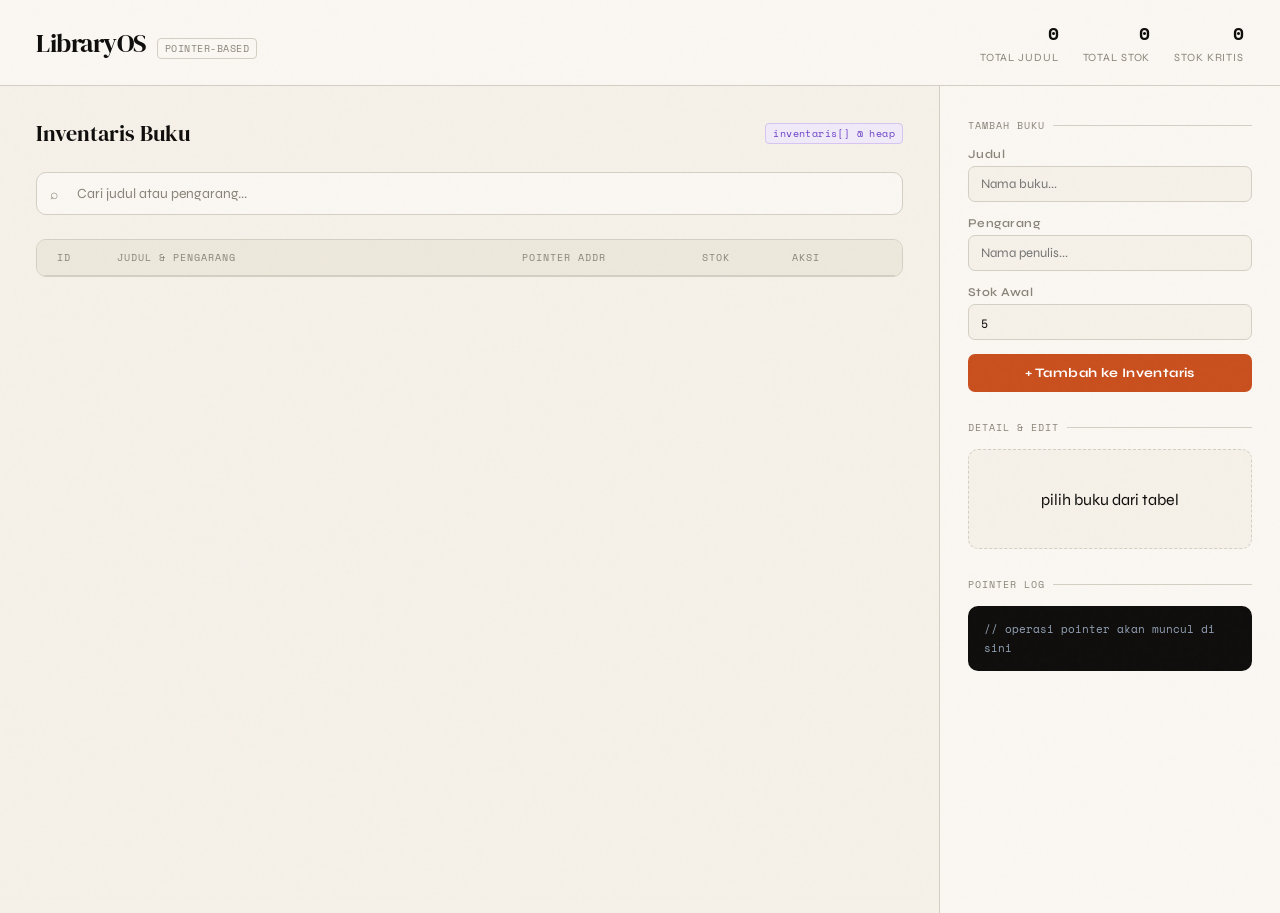
<file: index.html>
<!doctype html>
<html lang="id">
  <head>
    <meta charset="UTF-8" />
    <meta name="viewport" content="width=device-width, initial-scale=1.0" />
    <title>LibraryOS - Inventaris Buku</title>
    <link
      href="https://fonts.googleapis.com/css2?family=Space+Mono:wght@400;700&family=DM+Serif+Display&family=Syne:wght@400;600;700&display=swap"
      rel="stylesheet"
    />
    <link rel="stylesheet" href="index.css" />
  </head>
  <body>
    <header>
      <div class="logo">
        <span class="logo-mark">LibraryOS</span>
        <span class="logo-tag">POINTER-BASED</span>
      </div>
      <div class="header-stats">
        <div class="stat">
          <span class="stat-num" id="total-buku">0</span>
          <span class="stat-label">Total Judul</span>
        </div>
        <div class="stat">
          <span class="stat-num" id="total-stok">0</span>
          <span class="stat-label">Total Stok</span>
        </div>
        <div class="stat">
          <span class="stat-num" id="stok-low-count">0</span>
          <span class="stat-label">Stok Kritis</span>
        </div>
      </div>
    </header>

    <div class="layout">
      <div class="main-panel">
        <div class="section-header">
          <span class="section-title">Inventaris Buku</span>
          <span class="ptr-badge" id="base-addr">inventaris[] @ heap</span>
        </div>

        <div class="search-wrap">
          <span class="search-icon">⌕</span>
          <input
            class="search-input"
            id="search"
            type="text"
            placeholder="Cari judul atau pengarang..."
          />
        </div>

        <div class="table-wrap">
          <div class="table-head">
            <span class="th">ID</span>
            <span class="th">Judul &amp; Pengarang</span>
            <span class="th">Pointer Addr</span>
            <span class="th">Stok</span>
            <span class="th">Aksi</span>
          </div>
          <div id="book-list"></div>
        </div>
      </div>

      <div class="side-panel">
        <div class="panel-block">
          <div class="panel-label">Tambah Buku</div>
          <div class="form-group">
            <label class="form-label">Judul</label>
            <input class="form-input" id="f-judul" placeholder="Nama buku..." />
          </div>
          <div class="form-group">
            <label class="form-label">Pengarang</label>
            <input
              class="form-input"
              id="f-pengarang"
              placeholder="Nama penulis..."
            />
          </div>
          <div class="form-group">
            <label class="form-label">Stok Awal</label>
            <input
              class="form-input"
              id="f-stok"
              type="number"
              min="0"
              placeholder="0"
              value="5"
            />
          </div>
          <button class="btn-primary" id="btn-add">
            + Tambah ke Inventaris
          </button>
        </div>

        <div class="panel-block">
          <div class="panel-label">Detail &amp; Edit</div>
          <div class="detail-card empty" id="detail-card">
            <span class="detail-placeholder">pilih buku dari tabel</span>
          </div>
        </div>

        <div class="panel-block">
          <div class="panel-label">Pointer Log</div>
          <div class="log-wrap" id="ptr-log">
            <span class="log-entry log-info"
              >// operasi pointer akan muncul di sini</span
            >
          </div>
        </div>
      </div>
    </div>

    <div id="toast"></div>

    <script>
      const API_URL = "index.php";
      let inventaris = [];
      let selectedId = null;

      function log(html) {
        const el = document.getElementById("ptr-log");
        const entry = document.createElement("span");
        entry.className = "log-entry";
        entry.innerHTML = html;
        el.appendChild(entry);
        el.scrollTop = el.scrollHeight;
      }

      function showToast(msg) {
        const t = document.getElementById("toast");
        t.textContent = msg;
        t.classList.add("show");
        setTimeout(() => t.classList.remove("show"), 2200);
      }

      async function apiRequest(action, payload = null) {
        if (action === "list") {
          const res = await fetch(`${API_URL}?action=list`);
          return res.json();
        }

        const res = await fetch(API_URL, {
          method: "POST",
          headers: { "Content-Type": "application/json" },
          body: JSON.stringify({ action, ...payload }),
        });

        return res.json();
      }

      function applyState(data) {
        inventaris = data.books ?? [];
        const stats = data.stats ?? {};

        document.getElementById("total-buku").textContent =
          stats.total_buku ?? 0;
        document.getElementById("total-stok").textContent =
          stats.total_stok ?? 0;
        document.getElementById("stok-low-count").textContent =
          stats.stok_kritis ?? 0;
        document.getElementById("base-addr").textContent =
          `inventaris[] @ ${stats.base_addr ?? "0x0000"}`;

        render();
      }

      function render() {
        const query = document.getElementById("search").value.toLowerCase();
        const list = document.getElementById("book-list");

        const filtered = inventaris.filter(
          (b) =>
            b.judul.toLowerCase().includes(query) ||
            b.pengarang.toLowerCase().includes(query),
        );

        if (!filtered.length) {
          list.innerHTML =
            '<div class="empty-state">// tidak ada data ditemukan</div>';
          return;
        }

        list.innerHTML = filtered
          .map((b) => {
            const stokClass =
              b.stok === 0
                ? "stok-empty"
                : b.stok <= 3
                  ? "stok-low"
                  : "stok-ok";
            const isSelected = selectedId === b.id;

            return `
            <div class="book-row ${isSelected ? "selected" : ""}" data-id="${b.id}">
              <span class="book-id">#${b.id}</span>
              <div>
                <div class="book-title">${b.judul}</div>
                <div class="book-author">${b.pengarang}</div>
              </div>
              <span class="ptr-badge ${isSelected ? "green" : ""}">${b.addr}</span>
              <span class="stok-badge ${stokClass}">${b.stok}</span>
              <button class="action-btn" data-edit="${b.id}">Edit</button>
            </div>`;
          })
          .join("");
      }

      function renderDetail(id) {
        const target = inventaris.find((b) => b.id === id);
        const card = document.getElementById("detail-card");

        if (!target) {
          selectedId = null;
          card.classList.add("empty");
          card.innerHTML =
            '<span class="detail-placeholder">pilih buku dari tabel</span>';
          render();
          return;
        }

        selectedId = id;
        const stokClass =
          target.stok === 0
            ? "stok-empty"
            : target.stok <= 3
              ? "stok-low"
              : "stok-ok";
        log(
          `<span class="log-ptr">selectedPtr</span> <span class="log-op">=</span> <span class="log-addr">${target.addr}</span>`,
        );

        card.classList.remove("empty");
        card.innerHTML = `
          <div class="detail-title">${target.judul}</div>
          <div class="detail-author">${target.pengarang}</div>
          <div class="detail-row"><span class="detail-key">ID</span><span class="detail-value">#${target.id}</span></div>
          <div class="detail-row"><span class="detail-key">Pointer addr</span><span class="ptr-badge">${target.addr}</span></div>
          <div class="detail-row"><span class="detail-key">Stok saat ini</span><span class="stok-badge ${stokClass}">${target.stok}</span></div>
          <div class="divider detail-gap"></div>
          <div class="detail-hint">buku-&gt;stok = ...</div>
          <div class="stok-controls">
            <input class="edit-stk" type="number" id="edit-stok" value="${target.stok}" min="0" />
            <button class="btn-sm" id="btn-save-stok">Simpan</button>
            <button class="btn-danger" id="btn-delete">Hapus</button>
          </div>
        `;

        document
          .getElementById("btn-save-stok")
          .addEventListener("click", async () => {
            const newStok = parseInt(
              document.getElementById("edit-stok").value,
              10,
            );
            if (isNaN(newStok) || newStok < 0) {
              showToast("Stok tidak valid");
              return;
            }

            const result = await apiRequest("update", {
              id: target.id,
              stok: newStok,
            });
            if (!result.ok) {
              showToast(result.message || "Update gagal");
              return;
            }

            log(
              `<span class="log-op">updateStok()</span> <span class="log-info">${target.addr} -> ${newStok}</span>`,
            );
            applyState(result);
            renderDetail(target.id);
            showToast(result.message || "Stok diperbarui");
          });

        document
          .getElementById("btn-delete")
          .addEventListener("click", async () => {
            const result = await apiRequest("delete", { id: target.id });
            if (!result.ok) {
              showToast(result.message || "Hapus gagal");
              return;
            }

            log(
              `<span class="log-op">hapusBuku()</span> <span class="log-info">free ${target.addr}</span>`,
            );
            applyState(result);
            renderDetail(null);
            showToast(result.message || "Buku dihapus");
          });

        render();
      }

      document.getElementById("btn-add").addEventListener("click", async () => {
        const judul = document.getElementById("f-judul").value.trim();
        const pengarang = document.getElementById("f-pengarang").value.trim();
        const stok = parseInt(document.getElementById("f-stok").value, 10);

        if (!judul || !pengarang || isNaN(stok) || stok < 0) {
          showToast("Isi data buku dengan benar");
          return;
        }

        const result = await apiRequest("add", { judul, pengarang, stok });
        if (!result.ok) {
          showToast(result.message || "Tambah gagal");
          return;
        }

        applyState(result);
        const newest = inventaris[inventaris.length - 1];
        if (newest) {
          log(
            `<span class="log-op">tambahBuku()</span> <span class="log-info">allocated at ${newest.addr}</span>`,
          );
        }

        document.getElementById("f-judul").value = "";
        document.getElementById("f-pengarang").value = "";
        showToast(result.message || "Buku ditambahkan");
      });

      document.getElementById("search").addEventListener("input", () => {
        render();
      });

      document
        .getElementById("book-list")
        .addEventListener("click", (event) => {
          const row = event.target.closest(".book-row");
          if (!row) return;
          const id = parseInt(row.dataset.id, 10);
          if (!isNaN(id)) {
            renderDetail(id);
          }
        });

      (async function init() {
        const initial = await apiRequest("list");
        applyState(initial);
        log(
          '<span class="log-info">// inventaris[] initialized from PHP session</span>',
        );
      })();
    </script>
  </body>
</html>
</file>
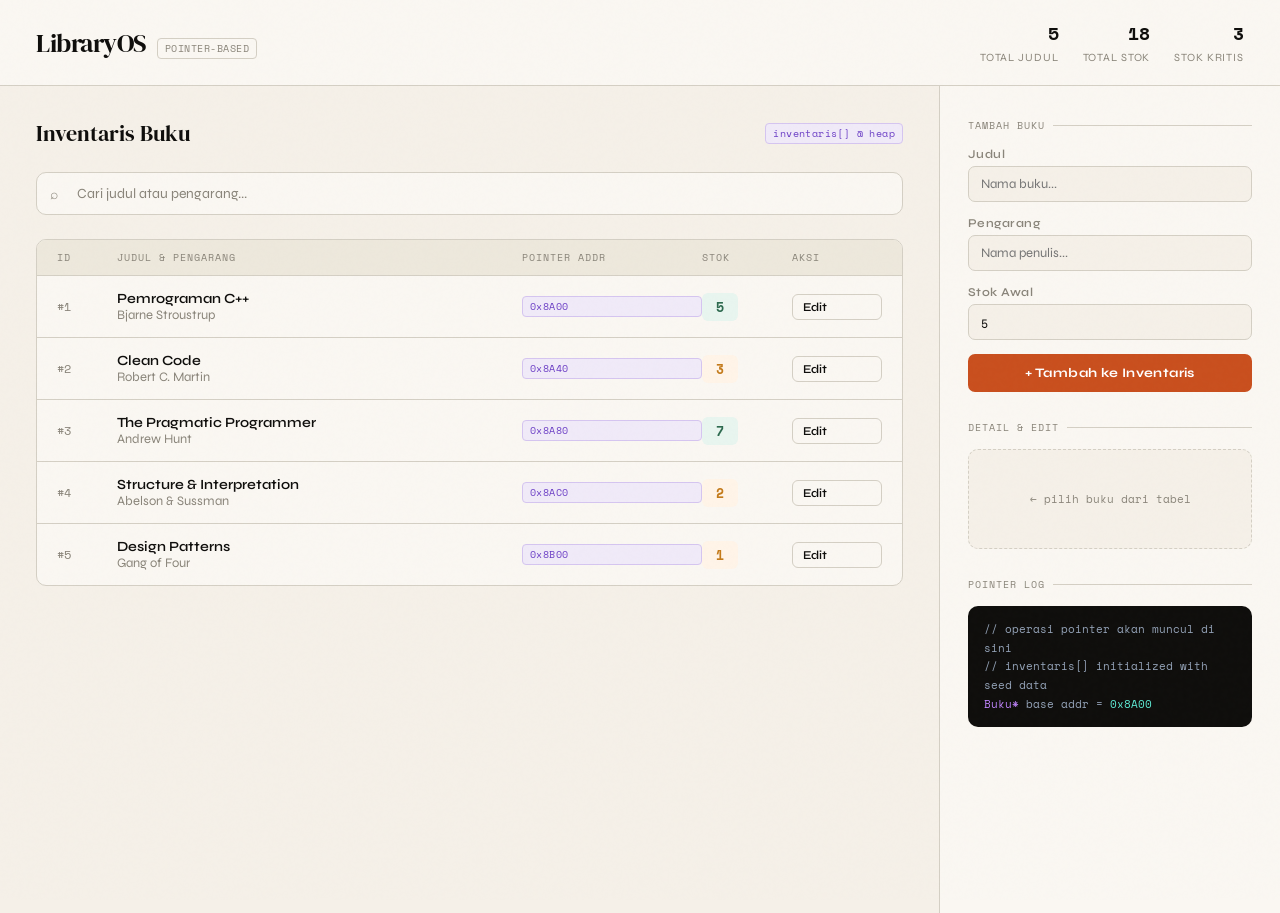
<file: inventaris_buku.html>
<!DOCTYPE html>
<html lang="id">
<head>
<meta charset="UTF-8">
<meta name="viewport" content="width=device-width, initial-scale=1.0">
<title>LibraryOS — Inventaris Buku</title>
<link href="https://fonts.googleapis.com/css2?family=Space+Mono:wght@400;700&family=DM+Serif+Display&family=Syne:wght@400;600;700&display=swap" rel="stylesheet">
<style>
  :root {
    --ink:       #0f0e0c;
    --paper:     #f5f0e8;
    --cream:     #ede8dc;
    --accent:    #c94f1e;
    --accent2:   #2d6a4f;
    --muted:     #8a857a;
    --border:    #d4cfc4;
    --card:      #faf7f2;
    --mono:      'Space Mono', monospace;
    --serif:     'DM Serif Display', serif;
    --sans:      'Syne', sans-serif;
    --radius:    10px;
    --shadow:    0 2px 12px rgba(15,14,12,0.08);
  }

  * { box-sizing: border-box; margin: 0; padding: 0; }

  body {
    background: var(--paper);
    color: var(--ink);
    font-family: var(--sans);
    min-height: 100vh;
    overflow-x: hidden;
  }

  /* ── NOISE TEXTURE overlay ── */
  body::before {
    content: '';
    position: fixed; inset: 0;
    background-image: url("data:image/svg+xml,%3Csvg viewBox='0 0 200 200' xmlns='http://www.w3.org/2000/svg'%3E%3Cfilter id='n'%3E%3CfeTurbulence type='fractalNoise' baseFrequency='0.9' numOctaves='4' stitchTiles='stitch'/%3E%3C/filter%3E%3Crect width='100%25' height='100%25' filter='url(%23n)' opacity='0.03'/%3E%3C/svg%3E");
    pointer-events: none; z-index: 9999;
    opacity: 0.4;
  }

  /* ── HEADER ── */
  header {
    display: flex; align-items: center; justify-content: space-between;
    padding: 20px 36px;
    border-bottom: 1.5px solid var(--border);
    background: var(--card);
    position: sticky; top: 0; z-index: 100;
  }
  .logo {
    display: flex; align-items: baseline; gap: 10px;
  }
  .logo-mark {
    font-family: var(--serif);
    font-size: 26px;
    color: var(--ink);
    letter-spacing: -0.5px;
  }
  .logo-tag {
    font-family: var(--mono);
    font-size: 10px;
    color: var(--muted);
    border: 1px solid var(--border);
    padding: 2px 7px;
    border-radius: 4px;
    letter-spacing: 0.05em;
  }
  .header-stats {
    display: flex; gap: 24px;
  }
  .stat {
    text-align: right;
  }
  .stat-num {
    font-family: var(--mono);
    font-size: 18px;
    font-weight: 700;
    color: var(--ink);
    display: block;
  }
  .stat-label {
    font-size: 11px;
    color: var(--muted);
    letter-spacing: 0.08em;
    text-transform: uppercase;
  }

  /* ── LAYOUT ── */
  .layout {
    display: grid;
    grid-template-columns: 1fr 340px;
    gap: 0;
    min-height: calc(100vh - 73px);
  }

  /* ── LEFT PANEL ── */
  .main-panel {
    padding: 32px 36px;
    border-right: 1.5px solid var(--border);
  }

  .section-header {
    display: flex; align-items: center; justify-content: space-between;
    margin-bottom: 24px;
  }
  .section-title {
    font-family: var(--serif);
    font-size: 22px;
    color: var(--ink);
  }

  /* ── SEARCH ── */
  .search-wrap {
    position: relative;
    margin-bottom: 24px;
  }
  .search-icon {
    position: absolute; left: 14px; top: 50%; transform: translateY(-50%);
    color: var(--muted); font-size: 14px; pointer-events: none;
  }
  .search-input {
    width: 100%;
    padding: 12px 12px 12px 40px;
    font-family: var(--sans); font-size: 14px;
    background: var(--card);
    border: 1.5px solid var(--border);
    border-radius: var(--radius);
    color: var(--ink);
    outline: none;
    transition: border-color 0.2s;
  }
  .search-input:focus { border-color: var(--accent); }
  .search-input::placeholder { color: var(--muted); }

  /* ── BOOK TABLE ── */
  .table-wrap {
    background: var(--card);
    border: 1.5px solid var(--border);
    border-radius: var(--radius);
    overflow: hidden;
  }
  .table-head {
    display: grid;
    grid-template-columns: 60px 1fr 180px 90px 90px;
    padding: 10px 20px;
    background: var(--cream);
    border-bottom: 1.5px solid var(--border);
  }
  .th {
    font-family: var(--mono);
    font-size: 10px;
    color: var(--muted);
    text-transform: uppercase;
    letter-spacing: 0.1em;
  }
  .book-row {
    display: grid;
    grid-template-columns: 60px 1fr 180px 90px 90px;
    padding: 14px 20px;
    border-bottom: 1px solid var(--border);
    align-items: center;
    transition: background 0.15s;
    cursor: pointer;
    animation: rowIn 0.3s ease both;
  }
  .book-row:last-child { border-bottom: none; }
  .book-row:hover { background: var(--cream); }
  .book-row.selected { background: #fef3ee; border-left: 3px solid var(--accent); }

  @keyframes rowIn {
    from { opacity: 0; transform: translateY(6px); }
    to   { opacity: 1; transform: translateY(0); }
  }

  .book-id {
    font-family: var(--mono);
    font-size: 12px;
    color: var(--muted);
  }
  .book-title {
    font-weight: 600;
    font-size: 14px;
    color: var(--ink);
  }
  .book-author {
    font-size: 13px;
    color: var(--muted);
  }
  .stok-badge {
    display: inline-flex; align-items: center; justify-content: center;
    font-family: var(--mono);
    font-size: 13px; font-weight: 700;
    width: 36px; height: 28px;
    border-radius: 6px;
    transition: all 0.3s;
  }
  .stok-ok    { background: #e8f5ef; color: var(--accent2); }
  .stok-low   { background: #fff4e8; color: #c47a1a; }
  .stok-empty { background: #fdecea; color: #c0392b; }

  .action-btn {
    display: inline-flex; align-items: center; gap: 5px;
    font-family: var(--sans); font-size: 12px; font-weight: 600;
    padding: 5px 10px;
    border-radius: 6px; border: 1.5px solid var(--border);
    background: transparent; color: var(--ink);
    cursor: pointer; transition: all 0.15s;
  }
  .action-btn:hover { background: var(--accent); color: #fff; border-color: var(--accent); }

  .empty-state {
    padding: 60px 20px;
    text-align: center;
    color: var(--muted);
    font-family: var(--mono);
    font-size: 13px;
  }

  /* ── POINTER BADGE ── */
  .ptr-badge {
    font-family: var(--mono);
    font-size: 10px;
    background: #f0eaf8;
    color: #6c3fc5;
    border: 1px solid #d5c5f0;
    padding: 2px 7px; border-radius: 4px;
    letter-spacing: 0.04em;
  }
  .ptr-badge.green {
    background: #e8f5ef; color: var(--accent2); border-color: #b8ddc9;
  }
  .ptr-badge.orange {
    background: #fff4e8; color: #c47a1a; border-color: #f5d49a;
  }

  /* ── RIGHT PANEL ── */
  .side-panel {
    padding: 32px 28px;
    background: var(--card);
    display: flex; flex-direction: column; gap: 28px;
  }

  .panel-block { }
  .panel-label {
    font-family: var(--mono);
    font-size: 10px;
    color: var(--muted);
    text-transform: uppercase;
    letter-spacing: 0.1em;
    margin-bottom: 14px;
    display: flex; align-items: center; gap: 8px;
  }
  .panel-label::after {
    content: '';
    flex: 1; height: 1px;
    background: var(--border);
  }

  /* Form */
  .form-group { margin-bottom: 14px; }
  .form-label {
    display: block;
    font-size: 12px; font-weight: 600;
    color: var(--muted);
    margin-bottom: 5px;
    letter-spacing: 0.04em;
  }
  .form-input, .form-select {
    width: 100%;
    padding: 9px 12px;
    font-family: var(--sans); font-size: 13px;
    background: var(--paper);
    border: 1.5px solid var(--border);
    border-radius: 7px; color: var(--ink);
    outline: none; transition: border-color 0.2s;
  }
  .form-input:focus, .form-select:focus { border-color: var(--accent); }

  .btn-primary {
    width: 100%;
    padding: 11px;
    font-family: var(--sans); font-size: 13px; font-weight: 700;
    background: var(--accent); color: #fff;
    border: none; border-radius: 7px;
    cursor: pointer; transition: all 0.2s;
    letter-spacing: 0.03em;
  }
  .btn-primary:hover { background: #a83e16; transform: translateY(-1px); }
  .btn-primary:active { transform: translateY(0); }

  /* Detail card */
  .detail-card {
    background: var(--paper);
    border: 1.5px solid var(--border);
    border-radius: var(--radius);
    padding: 16px;
    transition: all 0.25s;
  }
  .detail-card.empty {
    display: flex; align-items: center; justify-content: center;
    min-height: 100px;
    border-style: dashed;
  }
  .detail-title {
    font-family: var(--serif);
    font-size: 17px; margin-bottom: 4px;
  }
  .detail-author {
    font-size: 12px; color: var(--muted); margin-bottom: 14px;
  }
  .detail-row {
    display: flex; justify-content: space-between; align-items: center;
    font-size: 13px; padding: 6px 0;
    border-bottom: 1px solid var(--border);
  }
  .detail-row:last-child { border-bottom: none; }
  .detail-key { color: var(--muted); font-size: 12px; }

  /* Stok update */
  .stok-controls {
    display: flex; gap: 8px; align-items: center;
    margin-top: 12px;
  }
  .stok-controls input {
    flex: 1;
    padding: 8px 10px;
    font-family: var(--mono); font-size: 14px; font-weight: 700;
    border: 1.5px solid var(--border); border-radius: 7px;
    background: var(--paper); color: var(--ink);
    text-align: center; outline: none;
    transition: border-color 0.2s;
  }
  .stok-controls input:focus { border-color: var(--accent); }
  .btn-sm {
    padding: 8px 13px;
    font-family: var(--sans); font-size: 12px; font-weight: 700;
    background: var(--accent2); color: #fff;
    border: none; border-radius: 7px; cursor: pointer;
    transition: all 0.15s;
  }
  .btn-sm:hover { background: #235a40; }
  .btn-danger {
    padding: 8px 13px;
    font-family: var(--sans); font-size: 12px; font-weight: 700;
    background: transparent; color: #c0392b;
    border: 1.5px solid #f5c6c0; border-radius: 7px; cursor: pointer;
    transition: all 0.15s;
  }
  .btn-danger:hover { background: #fdecea; }
  .edit-stk{
    width: 100%;
  }

  /* Pointer log */
  .log-wrap {
    background: #0f0e0c;
    border-radius: var(--radius);
    padding: 14px 16px;
    max-height: 180px;
    overflow-y: auto;
    font-family: var(--mono);
    font-size: 11px;
    line-height: 1.7;
  }
  .log-wrap::-webkit-scrollbar { width: 4px; }
  .log-wrap::-webkit-scrollbar-track { background: transparent; }
  .log-wrap::-webkit-scrollbar-thumb { background: #333; border-radius: 2px; }

  .log-entry { display: block; animation: logIn 0.2s ease both; }
  @keyframes logIn { from { opacity:0; } to { opacity:1; } }
  .log-ptr   { color: #c084fc; }
  .log-addr  { color: #5eead4; }
  .log-val   { color: #fbbf24; }
  .log-op    { color: #6ee7b7; }
  .log-info  { color: #94a3b8; }

  /* Toast */
  #toast {
    position: fixed; bottom: 28px; left: 50%; transform: translateX(-50%) translateY(20px);
    background: var(--ink); color: #fff;
    font-family: var(--mono); font-size: 12px;
    padding: 10px 20px; border-radius: 8px;
    opacity: 0; transition: all 0.3s; pointer-events: none;
    z-index: 9998;
  }
  #toast.show { opacity: 1; transform: translateX(-50%) translateY(0); }

  .divider { height: 1px; background: var(--border); margin: 4px 0; }
</style>
</head>
<body>

<!-- HEADER -->
<header>
  <div class="logo">
    <span class="logo-mark">LibraryOS</span>
    <span class="logo-tag">POINTER-BASED</span>
  </div>
  <div class="header-stats">
    <div class="stat">
      <span class="stat-num" id="total-buku">0</span>
      <span class="stat-label">Total Judul</span>
    </div>
    <div class="stat">
      <span class="stat-num" id="total-stok">0</span>
      <span class="stat-label">Total Stok</span>
    </div>
    <div class="stat">
      <span class="stat-num" id="stok-low-count">0</span>
      <span class="stat-label">Stok Kritis</span>
    </div>
  </div>
</header>

<div class="layout">

  <!-- MAIN TABLE -->
  <div class="main-panel">
    <div class="section-header">
      <span class="section-title">Inventaris Buku</span>
      <span class="ptr-badge">inventaris[] @ heap</span>
    </div>

    <div class="search-wrap">
      <span class="search-icon">⌕</span>
      <input class="search-input" id="search" type="text" placeholder="Cari judul atau pengarang...">
    </div>

    <div class="table-wrap">
      <div class="table-head">
        <span class="th">ID</span>
        <span class="th">Judul &amp; Pengarang</span>
        <span class="th">Pointer Addr</span>
        <span class="th">Stok</span>
        <span class="th">Aksi</span>
      </div>
      <div id="book-list"></div>
    </div>
  </div>

  <!-- SIDE PANEL -->
  <div class="side-panel">

    <!-- FORM TAMBAH -->
    <div class="panel-block">
      <div class="panel-label">Tambah Buku</div>
      <div class="form-group">
        <label class="form-label">Judul</label>
        <input class="form-input" id="f-judul" placeholder="Nama buku...">
      </div>
      <div class="form-group">
        <label class="form-label">Pengarang</label>
        <input class="form-input" id="f-pengarang" placeholder="Nama penulis...">
      </div>
      <div class="form-group">
        <label class="form-label">Stok Awal</label>
        <input class="form-input" id="f-stok" type="number" min="0" placeholder="0" value="5">
      </div>
      <button class="btn-primary" onclick="tambahBuku()">+ Tambah ke Inventaris</button>
    </div>

    <!-- DETAIL BUKU (muncul saat pilih) -->
    <div class="panel-block">
      <div class="panel-label">Detail &amp; Edit</div>
      <div class="detail-card empty" id="detail-card">
        <span style="font-family:var(--mono);font-size:11px;color:var(--muted)">← pilih buku dari tabel</span>
      </div>
    </div>

    <!-- POINTER LOG -->
    <div class="panel-block">
      <div class="panel-label">Pointer Log</div>
      <div class="log-wrap" id="ptr-log">
        <span class="log-entry log-info">// operasi pointer akan muncul di sini</span>
      </div>
    </div>

  </div>
</div>

<div id="toast"></div>

<script>
// ============================================================
//  DATA LAYER — simulasi pointer C++ dalam JavaScript
//
//  inventaris = array of objects (mirip Buku inventaris[])
//  Setiap objek punya .addr (simulasi alamat memori)
//  selectedPtr = "pointer" ke elemen yang dipilih
// ============================================================

let inventaris = [];
let idCounter  = 1;
let addrBase   = 0x8A00;
let selectedPtr = null;  // Buku* selectedPtr = nullptr

// Simulasi &variabel → hasilkan alamat hex
function getAddr(i) {
  return '0x' + (addrBase + i * 0x40).toString(16).toUpperCase();
}

function log(html) {
  const el = document.getElementById('ptr-log');
  const entry = document.createElement('span');
  entry.className = 'log-entry';
  entry.innerHTML = html;
  el.appendChild(entry);
  el.scrollTop = el.scrollHeight;
}

function showToast(msg) {
  const t = document.getElementById('toast');
  t.textContent = msg;
  t.classList.add('show');
  setTimeout(() => t.classList.remove('show'), 2200);
}

// ============================================================
//  tambahBuku() — setara void tambahBuku(Buku*, int* jumlah)
// ============================================================
function tambahBuku() {
  const judul     = document.getElementById('f-judul').value.trim();
  const pengarang = document.getElementById('f-pengarang').value.trim();
  const stok      = parseInt(document.getElementById('f-stok').value) || 0;

  if (!judul || !pengarang) { showToast('Isi judul & pengarang dulu!'); return; }

  const idx = inventaris.length;
  const buku = { id: idCounter++, judul, pengarang, stok };
  inventaris.push(buku);

  const addr = getAddr(idx);
  log(`<span class="log-op">tambahBuku()</span>  <span class="log-info">jumlah = ${idx} → ${idx+1}</span>`);
  log(`<span class="log-ptr">Buku*</span> inventaris[${idx}] <span class="log-info">allocated at</span> <span class="log-addr">${addr}</span>`);
  log(`<span class="log-info">  .id=${buku.id}  .stok=${buku.stok}</span>`);

  document.getElementById('f-judul').value = '';
  document.getElementById('f-pengarang').value = '';

  render();
  showToast('Buku ditambahkan ✓');
}

// ============================================================
//  cariBuku() — Buku* cariBuku(id) → return pointer atau null
// ============================================================
function cariBuku(id) {
  log(`<span class="log-op">cariBuku(id=${id})</span> <span class="log-info">scanning array...</span>`);
  for (let i = 0; i < inventaris.length; i++) {
    if (inventaris[i].id === id) {
      const addr = getAddr(i);
      log(`<span class="log-info">  found at index ${i} →</span> <span class="log-ptr">return</span> <span class="log-addr">&amp;inventaris[${i}] = ${addr}</span>`);
      return { ptr: inventaris[i], addr, idx: i };
    }
  }
  log(`<span class="log-ptr">return</span> <span class="log-val">nullptr</span> <span class="log-info">(not found)</span>`);
  return null;
}

// ============================================================
//  updateStok() — void updateStok(Buku* buku, int stokBaru)
//  buku->stok = stokBaru
// ============================================================
function updateStok() {
  if (!selectedPtr) return;
  const val = parseInt(document.getElementById('edit-stok').value);
  if (isNaN(val) || val < 0) { showToast('Stok tidak valid'); return; }

  const old = selectedPtr.ptr.stok;
  selectedPtr.ptr.stok = val;  // buku->stok = stokBaru

  log(`<span class="log-op">updateStok()</span> <span class="log-ptr">buku-&gt;stok</span> <span class="log-info">@ <span class="log-addr">${selectedPtr.addr}</span></span>`);
  log(`<span class="log-info">  ${old}</span> <span class="log-op">→</span> <span class="log-val">${val}</span>`);

  render();
  selectBuku(selectedPtr.ptr.id);
  showToast('Stok diperbarui ✓');
}

// ============================================================
//  hapusBuku() — menggeser array, update pointer
// ============================================================
function hapusBuku(id) {
  const result = cariBuku(id);
  if (!result) return;

  inventaris.splice(result.idx, 1);
  log(`<span class="log-op">hapusBuku()</span> <span class="log-info">free pointer</span> <span class="log-addr">${result.addr}</span>`);
  log(`<span class="log-info">  array shift: alamat di-realokasi</span>`);

  selectedPtr = null;
  document.getElementById('detail-card').innerHTML = '<span style="font-family:var(--mono);font-size:11px;color:var(--muted)">← pilih buku dari tabel</span>';
  document.getElementById('detail-card').classList.add('empty');

  render();
  showToast('Buku dihapus');
}

// ============================================================
//  selectBuku() — Buku* selectedPtr = cariBuku(id)
// ============================================================
function selectBuku(id) {
  const result = cariBuku(id);
  if (!result) return;

  selectedPtr = result;  // selectedPtr = &inventaris[idx]

  log(`<span class="log-ptr">selectedPtr</span> <span class="log-op">=</span> <span class="log-addr">${result.addr}</span> <span class="log-info">(${result.ptr.judul})</span>`);

  const b = result.ptr;
  const stokClass = b.stok === 0 ? 'stok-empty' : b.stok <= 3 ? 'stok-low' : 'stok-ok';

  document.getElementById('detail-card').classList.remove('empty');
  document.getElementById('detail-card').innerHTML = `
    <div class="detail-title">${b.judul}</div>
    <div class="detail-author">${b.pengarang}</div>
    <div class="detail-row">
      <span class="detail-key">ID</span>
      <span style="font-family:var(--mono);font-size:12px">#${b.id}</span>
    </div>
    <div class="detail-row">
      <span class="detail-key">Pointer addr</span>
      <span class="ptr-badge">${result.addr}</span>
    </div>
    <div class="detail-row">
      <span class="detail-key">Stok saat ini</span>
      <span class="stok-badge ${stokClass}">${b.stok}</span>
    </div>
    <div class="divider" style="margin:12px 0"></div>
    <div style="font-size:11px;color:var(--muted);font-family:var(--mono);margin-bottom:8px">buku-&gt;stok = ...</div>
    <div class="stok-controls">
      <input class="edit-stk" type="number" id="edit-stok" value="${b.stok}" min="0">
      <button class="btn-sm" onclick="updateStok()">Simpan</button>
      <button class="btn-danger" onclick="hapusBuku(${b.id})">Hapus</button>
    </div>
  `;

  render();
}

// ============================================================
//  RENDER
// ============================================================
function render() {
  const query = document.getElementById('search').value.toLowerCase();
  const list  = document.getElementById('book-list');

  const filtered = inventaris.filter(b =>
    b.judul.toLowerCase().includes(query) ||
    b.pengarang.toLowerCase().includes(query)
  );

  if (filtered.length === 0) {
    list.innerHTML = '<div class="empty-state">// tidak ada data ditemukan</div>';
  } else {
    list.innerHTML = filtered.map((b, _) => {
      const realIdx = inventaris.indexOf(b);
      const addr    = getAddr(realIdx);
      const stokClass = b.stok === 0 ? 'stok-empty' : b.stok <= 3 ? 'stok-low' : 'stok-ok';
      const isSelected = selectedPtr && selectedPtr.ptr.id === b.id;
      return `
        <div class="book-row ${isSelected ? 'selected' : ''}" onclick="selectBuku(${b.id})">
          <span class="book-id">#${b.id}</span>
          <div>
            <div class="book-title">${b.judul}</div>
            <div class="book-author">${b.pengarang}</div>
          </div>
          <span class="ptr-badge ${isSelected ? 'green' : ''}">${addr}</span>
          <span class="stok-badge ${stokClass}">${b.stok}</span>
          <button class="action-btn" onclick="event.stopPropagation();selectBuku(${b.id})">Edit</button>
        </div>`;
    }).join('');
  }

  // Update header stats
  const totalStok = inventaris.reduce((s, b) => s + b.stok, 0);
  const lowCount  = inventaris.filter(b => b.stok <= 3).length;
  document.getElementById('total-buku').textContent  = inventaris.length;
  document.getElementById('total-stok').textContent  = totalStok;
  document.getElementById('stok-low-count').textContent = lowCount;
}

// ── SEARCH listener ──
document.getElementById('search').addEventListener('input', () => {
  log(`<span class="log-op">cariBuku()</span> <span class="log-info">filter: "${document.getElementById('search').value}"</span>`);
  render();
});

// ── SEED DATA ──
(function seed() {
  const data = [
    ['Pemrograman C++',  'Bjarne Stroustrup', 5],
    ['Clean Code',       'Robert C. Martin',  3],
    ['The Pragmatic Programmer', 'Andrew Hunt', 7],
    ['Structure & Interpretation', 'Abelson & Sussman', 2],
    ['Design Patterns', 'Gang of Four', 1],
  ];
  data.forEach(([j, p, s]) => {
    inventaris.push({ id: idCounter++, judul: j, pengarang: p, stok: s });
  });
  log('<span class="log-info">// inventaris[] initialized with seed data</span>');
  log(`<span class="log-ptr">Buku*</span> <span class="log-info">base addr =</span> <span class="log-addr">0x${addrBase.toString(16).toUpperCase()}</span>`);
  render();
})();
</script>
</body>
</html>
</file>
<file: index.css>
:root {
  --ink: #0f0e0c;
  --paper: #f5f0e8;
  --cream: #ede8dc;
  --accent: #c94f1e;
  --accent2: #2d6a4f;
  --muted: #8a857a;
  --border: #d4cfc4;
  --card: #faf7f2;
  --mono: "Space Mono", monospace;
  --serif: "DM Serif Display", serif;
  --sans: "Syne", sans-serif;
  --radius: 10px;
  --shadow: 0 2px 12px rgba(15, 14, 12, 0.08);
}

* {
  box-sizing: border-box;
  margin: 0;
  padding: 0;
}

body {
  background: var(--paper);
  color: var(--ink);
  font-family: var(--sans);
  min-height: 100vh;
  overflow-x: hidden;
}

/* NOISE TEXTURE overlay */
body::before {
  content: "";
  position: fixed;
  inset: 0;
  background-image: url("data:image/svg+xml,%3Csvg viewBox='0 0 200 200' xmlns='http://www.w3.org/2000/svg'%3E%3Cfilter id='n'%3E%3CfeTurbulence type='fractalNoise' baseFrequency='0.9' numOctaves='4' stitchTiles='stitch'/%3E%3C/filter%3E%3Crect width='100%25' height='100%25' filter='url(%23n)' opacity='0.03'/%3E%3C/svg%3E");
  pointer-events: none;
  z-index: 9999;
  opacity: 0.4;
}

/* HEADER */
header {
  display: flex;
  align-items: center;
  justify-content: space-between;
  padding: 20px 36px;
  border-bottom: 1.5px solid var(--border);
  background: var(--card);
  position: sticky;
  top: 0;
  z-index: 100;
}
.logo {
  display: flex;
  align-items: baseline;
  gap: 10px;
}
.logo-mark {
  font-family: var(--serif);
  font-size: 26px;
  color: var(--ink);
  letter-spacing: -0.5px;
}
.logo-tag {
  font-family: var(--mono);
  font-size: 10px;
  color: var(--muted);
  border: 1px solid var(--border);
  padding: 2px 7px;
  border-radius: 4px;
  letter-spacing: 0.05em;
}
.header-stats {
  display: flex;
  gap: 24px;
}
.stat {
  text-align: right;
}
.stat-num {
  font-family: var(--mono);
  font-size: 18px;
  font-weight: 700;
  color: var(--ink);
  display: block;
}
.stat-label {
  font-size: 11px;
  color: var(--muted);
  letter-spacing: 0.08em;
  text-transform: uppercase;
}

/* LAYOUT */
.layout {
  display: grid;
  grid-template-columns: 1fr 340px;
  gap: 0;
  min-height: calc(100vh - 73px);
}

/* LEFT PANEL */
.main-panel {
  padding: 32px 36px;
  border-right: 1.5px solid var(--border);
}

.section-header {
  display: flex;
  align-items: center;
  justify-content: space-between;
  margin-bottom: 24px;
}
.section-title {
  font-family: var(--serif);
  font-size: 22px;
  color: var(--ink);
}

/* SEARCH */
.search-wrap {
  position: relative;
  margin-bottom: 24px;
}
.search-icon {
  position: absolute;
  left: 14px;
  top: 50%;
  transform: translateY(-50%);
  color: var(--muted);
  font-size: 14px;
  pointer-events: none;
}
.search-input {
  width: 100%;
  padding: 12px 12px 12px 40px;
  font-family: var(--sans);
  font-size: 14px;
  background: var(--card);
  border: 1.5px solid var(--border);
  border-radius: var(--radius);
  color: var(--ink);
  outline: none;
  transition: border-color 0.2s;
}
.search-input:focus {
  border-color: var(--accent);
}
.search-input::placeholder {
  color: var(--muted);
}

/* BOOK TABLE */
.table-wrap {
  background: var(--card);
  border: 1.5px solid var(--border);
  border-radius: var(--radius);
  overflow: hidden;
}
.table-head {
  display: grid;
  grid-template-columns: 60px 1fr 180px 90px 90px;
  padding: 10px 20px;
  background: var(--cream);
  border-bottom: 1.5px solid var(--border);
}
.th {
  font-family: var(--mono);
  font-size: 10px;
  color: var(--muted);
  text-transform: uppercase;
  letter-spacing: 0.1em;
}
.book-row {
  display: grid;
  grid-template-columns: 60px 1fr 180px 90px 90px;
  padding: 14px 20px;
  border-bottom: 1px solid var(--border);
  align-items: center;
  transition: background 0.15s;
  cursor: pointer;
  animation: rowIn 0.3s ease both;
}
.book-row:last-child {
  border-bottom: none;
}
.book-row:hover {
  background: var(--cream);
}
.book-row.selected {
  background: #fef3ee;
  border-left: 3px solid var(--accent);
}

@keyframes rowIn {
  from {
    opacity: 0;
    transform: translateY(6px);
  }
  to {
    opacity: 1;
    transform: translateY(0);
  }
}

.book-id {
  font-family: var(--mono);
  font-size: 12px;
  color: var(--muted);
}
.book-title {
  font-weight: 600;
  font-size: 14px;
  color: var(--ink);
}
.book-author {
  font-size: 13px;
  color: var(--muted);
}
.stok-badge {
  display: inline-flex;
  align-items: center;
  justify-content: center;
  font-family: var(--mono);
  font-size: 13px;
  font-weight: 700;
  width: 36px;
  height: 28px;
  border-radius: 6px;
  transition: all 0.3s;
}
.stok-ok {
  background: #e8f5ef;
  color: var(--accent2);
}
.stok-low {
  background: #fff4e8;
  color: #c47a1a;
}
.stok-empty {
  background: #fdecea;
  color: #c0392b;
}

.action-btn {
  display: inline-flex;
  align-items: center;
  gap: 5px;
  font-family: var(--sans);
  font-size: 12px;
  font-weight: 600;
  padding: 5px 10px;
  border-radius: 6px;
  border: 1.5px solid var(--border);
  background: transparent;
  color: var(--ink);
  cursor: pointer;
  transition: all 0.15s;
}
.action-btn:hover {
  background: var(--accent);
  color: #fff;
  border-color: var(--accent);
}

.empty-state {
  padding: 60px 20px;
  text-align: center;
  color: var(--muted);
  font-family: var(--mono);
  font-size: 13px;
}

/* POINTER BADGE */
.ptr-badge {
  font-family: var(--mono);
  font-size: 10px;
  background: #f0eaf8;
  color: #6c3fc5;
  border: 1px solid #d5c5f0;
  padding: 2px 7px;
  border-radius: 4px;
  letter-spacing: 0.04em;
}
.ptr-badge.green {
  background: #e8f5ef;
  color: var(--accent2);
  border-color: #b8ddc9;
}
.ptr-badge.orange {
  background: #fff4e8;
  color: #c47a1a;
  border-color: #f5d49a;
}

/* RIGHT PANEL */
.side-panel {
  padding: 32px 28px;
  background: var(--card);
  display: flex;
  flex-direction: column;
  gap: 28px;
}

.panel-label {
  font-family: var(--mono);
  font-size: 10px;
  color: var(--muted);
  text-transform: uppercase;
  letter-spacing: 0.1em;
  margin-bottom: 14px;
  display: flex;
  align-items: center;
  gap: 8px;
}
.panel-label::after {
  content: "";
  flex: 1;
  height: 1px;
  background: var(--border);
}

/* Form */
.form-group {
  margin-bottom: 14px;
}
.form-label {
  display: block;
  font-size: 12px;
  font-weight: 600;
  color: var(--muted);
  margin-bottom: 5px;
  letter-spacing: 0.04em;
}
.form-input,
.form-select {
  width: 100%;
  padding: 9px 12px;
  font-family: var(--sans);
  font-size: 13px;
  background: var(--paper);
  border: 1.5px solid var(--border);
  border-radius: 7px;
  color: var(--ink);
  outline: none;
  transition: border-color 0.2s;
}
.form-input:focus,
.form-select:focus {
  border-color: var(--accent);
}

.btn-primary {
  width: 100%;
  padding: 11px;
  font-family: var(--sans);
  font-size: 13px;
  font-weight: 700;
  background: var(--accent);
  color: #fff;
  border: none;
  border-radius: 7px;
  cursor: pointer;
  transition: all 0.2s;
  letter-spacing: 0.03em;
}
.btn-primary:hover {
  background: #a83e16;
  transform: translateY(-1px);
}
.btn-primary:active {
  transform: translateY(0);
}

/* Detail card */
.detail-card {
  background: var(--paper);
  border: 1.5px solid var(--border);
  border-radius: var(--radius);
  padding: 16px;
  transition: all 0.25s;
}
.detail-card.empty {
  display: flex;
  align-items: center;
  justify-content: center;
  min-height: 100px;
  border-style: dashed;
}
.detail-title {
  font-family: var(--serif);
  font-size: 17px;
  margin-bottom: 4px;
}
.detail-author {
  font-size: 12px;
  color: var(--muted);
  margin-bottom: 14px;
}
.detail-row {
  display: flex;
  justify-content: space-between;
  align-items: center;
  font-size: 13px;
  padding: 6px 0;
  border-bottom: 1px solid var(--border);
}
.detail-row:last-child {
  border-bottom: none;
}
.detail-key {
  color: var(--muted);
  font-size: 12px;
}

/* Stok update */
.stok-controls {
  display: flex;
  gap: 8px;
  align-items: center;
  margin-top: 12px;
}
.stok-controls input {
  flex: 1;
  padding: 8px 10px;
  font-family: var(--mono);
  font-size: 14px;
  font-weight: 700;
  border: 1.5px solid var(--border);
  border-radius: 7px;
  background: var(--paper);
  color: var(--ink);
  text-align: center;
  outline: none;
  transition: border-color 0.2s;
}
.stok-controls input:focus {
  border-color: var(--accent);
}
.btn-sm {
  padding: 8px 13px;
  font-family: var(--sans);
  font-size: 12px;
  font-weight: 700;
  background: var(--accent2);
  color: #fff;
  border: none;
  border-radius: 7px;
  cursor: pointer;
  transition: all 0.15s;
}
.btn-sm:hover {
  background: #235a40;
}
.btn-danger {
  padding: 8px 13px;
  font-family: var(--sans);
  font-size: 12px;
  font-weight: 700;
  background: transparent;
  color: #c0392b;
  border: 1.5px solid #f5c6c0;
  border-radius: 7px;
  cursor: pointer;
  transition: all 0.15s;
}
.btn-danger:hover {
  background: #fdecea;
}
.edit-stk {
  width: 100%;
}

/* Pointer log */
.log-wrap {
  background: #0f0e0c;
  border-radius: var(--radius);
  padding: 14px 16px;
  max-height: 180px;
  overflow-y: auto;
  font-family: var(--mono);
  font-size: 11px;
  line-height: 1.7;
}
.log-wrap::-webkit-scrollbar {
  width: 4px;
}
.log-wrap::-webkit-scrollbar-track {
  background: transparent;
}
.log-wrap::-webkit-scrollbar-thumb {
  background: #333;
  border-radius: 2px;
}

.log-entry {
  display: block;
  animation: logIn 0.2s ease both;
}
@keyframes logIn {
  from {
    opacity: 0;
  }
  to {
    opacity: 1;
  }
}
.log-ptr {
  color: #c084fc;
}
.log-addr {
  color: #5eead4;
}
.log-val {
  color: #fbbf24;
}
.log-op {
  color: #6ee7b7;
}
.log-info {
  color: #94a3b8;
}

/* Toast */
#toast {
  position: fixed;
  bottom: 28px;
  left: 50%;
  transform: translateX(-50%) translateY(20px);
  background: var(--ink);
  color: #fff;
  font-family: var(--mono);
  font-size: 12px;
  padding: 10px 20px;
  border-radius: 8px;
  opacity: 0;
  transition: all 0.3s;
  pointer-events: none;
  z-index: 9998;
}
#toast.show {
  opacity: 1;
  transform: translateX(-50%) translateY(0);
}

.divider {
  height: 1px;
  background: var(--border);
  margin: 4px 0;
}

@media (max-width: 980px) {
  .layout {
    grid-template-columns: 1fr;
  }

  .main-panel {
    border-right: none;
    border-bottom: 1.5px solid var(--border);
  }
}

@media (max-width: 760px) {
  header {
    flex-direction: column;
    align-items: flex-start;
    gap: 12px;
    padding: 16px 20px;
  }

  .header-stats {
    width: 100%;
    justify-content: space-between;
  }

  .main-panel,
  .side-panel {
    padding: 20px;
  }

  .table-head,
  .book-row {
    grid-template-columns: 48px 1fr 130px 70px 72px;
    column-gap: 6px;
    padding-left: 12px;
    padding-right: 12px;
  }

  .th,
  .book-id,
  .book-author,
  .action-btn {
    font-size: 11px;
  }
}
</file>
